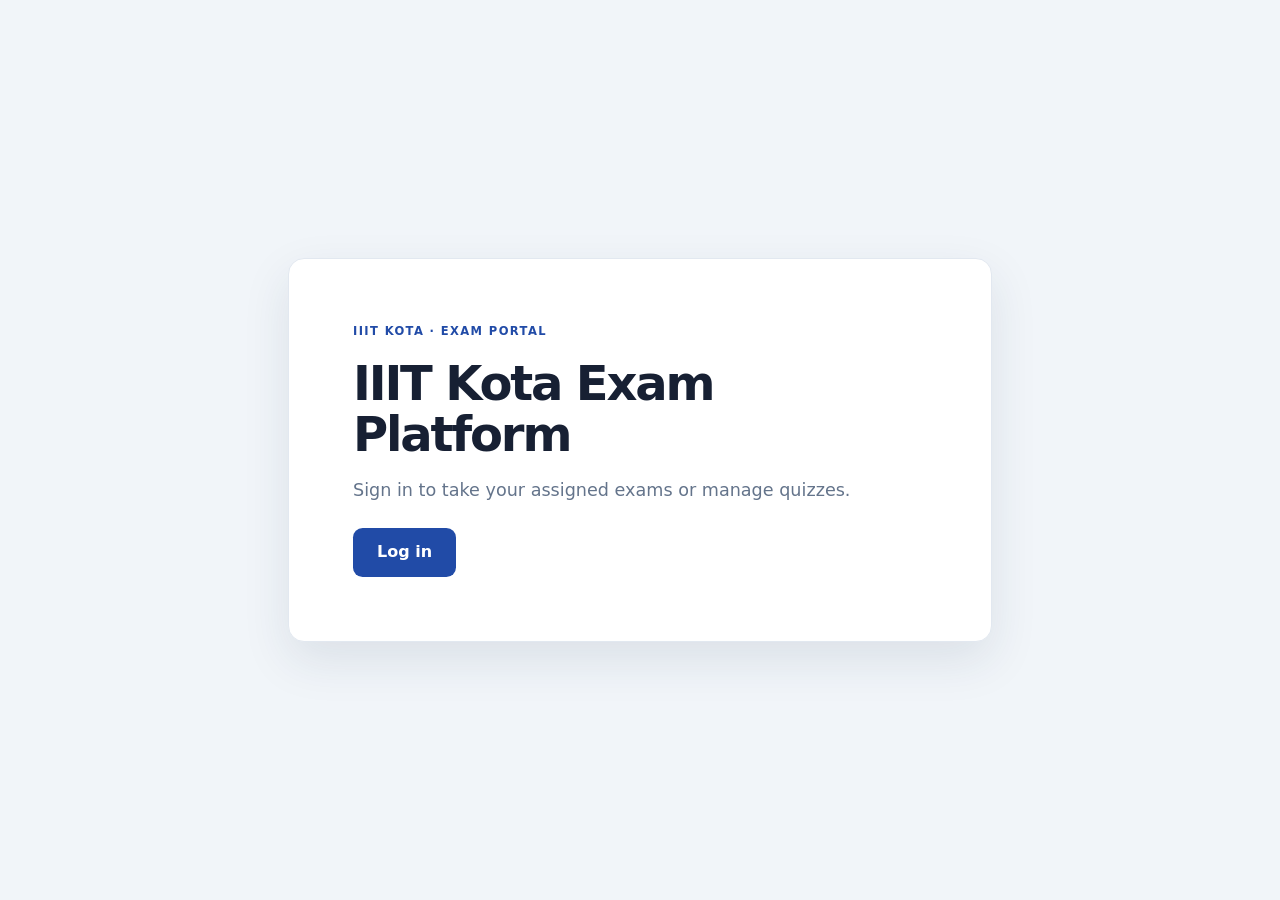
<file: frontend/index.html>
<!doctype html>
<html lang="en">
<head>
  <meta charset="UTF-8">
  <meta name="viewport" content="width=device-width, initial-scale=1">
  <title>IIIT Kota Exam Platform</title>
  <link rel="stylesheet" href="./css/index.css">
</head>
<body class="entry-page home-page">
  <main class="welcome">
    <h1>IIIT Kota Exam Platform</h1>
    <p>Sign in to take your assigned exams or manage quizzes.</p>
    <a class="welcome-login" href="login.html">Log in</a>
  </main>
</body>
</html>
</file>
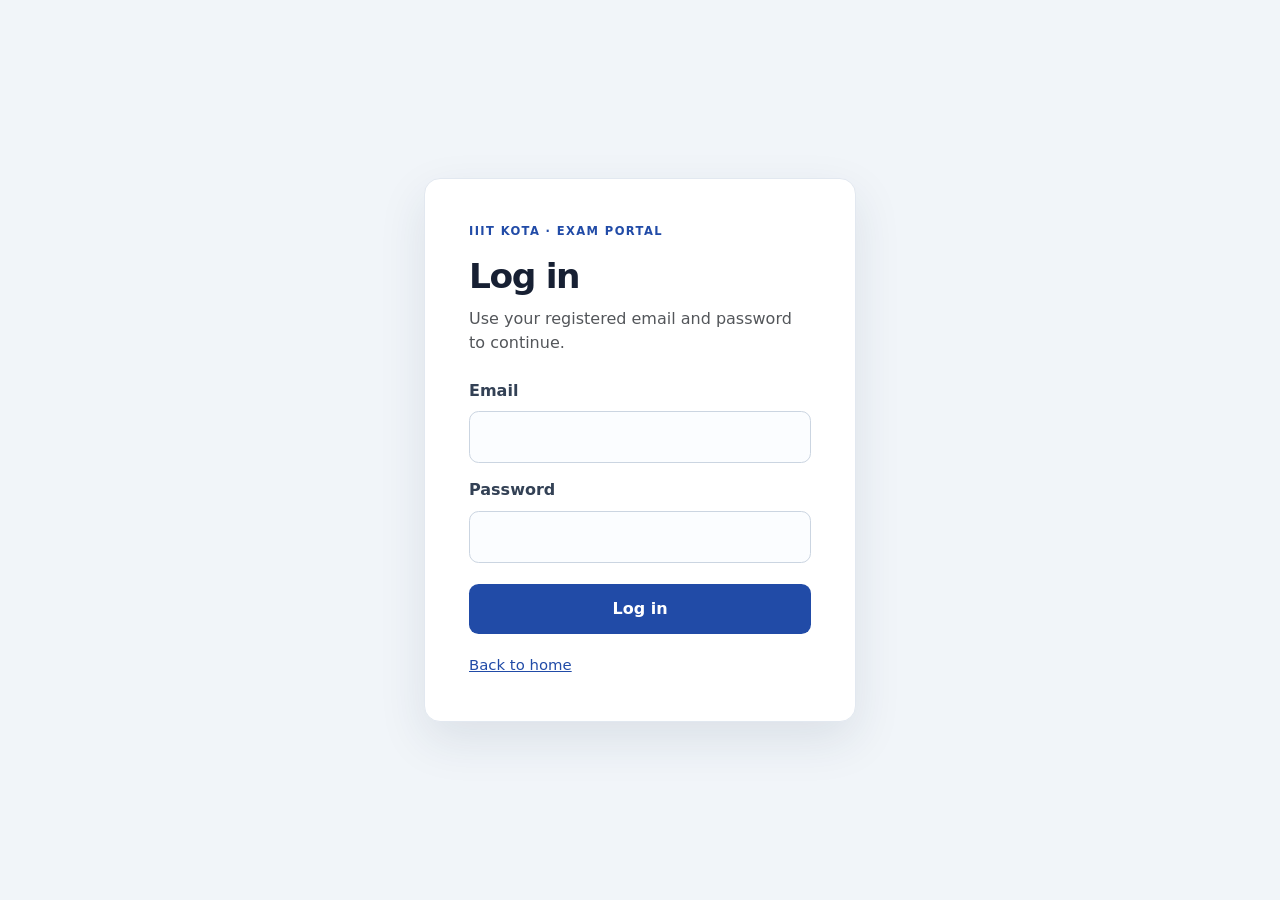
<file: frontend/login.html>
<!DOCTYPE html>
<html lang="en">
<head>
    <meta charset="UTF-8">
    <meta name="viewport" content="width=device-width, initial-scale=1.0">
    <title>Log in | IIIT Kota Exam Platform</title>
    <link rel="stylesheet" href="./css/index.css">
</head>
<body class="entry-page login-page">
    <main class="auth-card">
        <h1>Log in</h1>
        <p>Use your registered email and password to continue.</p>
        <p id="login-error" class="message error" role="alert" hidden></p>

        <form action="../backend/login.php" method="post">
            <label for="email">Email</label>
            <input id="email" name="email" type="email" autocomplete="username" required>

            <label for="password">Password</label>
            <input id="password" name="password" type="password"
                   autocomplete="current-password" required>

            <button type="submit">Log in</button>
        </form>
        <a class="back-link" href="index.html">Back to home</a>
    </main>
    <script>
        const error = new URLSearchParams(window.location.search).get('error');
        const errorMessage = document.getElementById('login-error');
        if (error == 'invalid') {
            errorMessage.textContent = 'The email or password is incorrect.';
            errorMessage.hidden = false;
        }
    </script>
</body>
</html>
</file>
<file: frontend/css/index.css>
:root {
    color-scheme: light;
    --ink: #202124;
    --muted: #53565a;
    --accent: #214ba7;
}

*, *::before, *::after {
    box-sizing: border-box;
}

body {
    margin: 0;
    min-height: 100vh;
    background: #f5f5f5;
    color: var(--ink);
    font: 1rem / 1.5 system-ui, sans-serif;
}

h1, h2, h3 {
    line-height: 1.15;
}

:focus-visible {
    outline: 2px solid #4575df;
    outline-offset: 3px;
}

.entry-page {
    display: grid;
    justify-items: center;
    align-content: start;
    padding: clamp(1rem, 6vw, 4rem) 1rem;
}

.login-page {
    min-height: 100vh;
    align-content: center;
    background: #f1f5f9;
}

.home-page {
    min-height: 100vh;
    align-content: center;
    background: #f1f5f9;
}

.welcome, .auth-card {
    width: 100%;
    max-width: 28rem;
    padding: clamp(1.5rem, 5vw, 3rem);
    border: 1px solid #d6dfeb;
    border-radius: 0.25rem;
    background: white;
}

.welcome {
    max-width: 40rem;
}

.home-page .welcome {
    max-width: 44rem;
    padding: clamp(2rem, 7vw, 4rem);
    border-color: #e2e8f0;
    border-radius: 1rem;
    box-shadow: 0 18px 48px rgba(30, 50, 80, 0.1);
}

.home-page .welcome::before {
    content: "IIIT KOTA  ·  EXAM PORTAL";
    display: block;
    margin-bottom: 1.1rem;
    color: #214ba7;
    font-size: 0.72rem;
    font-weight: 750;
    letter-spacing: 0.12em;
}

.entry-page h1 {
    margin: 0;
    font-size: clamp(1.5rem, 4vw, 2rem);
}

.home-page h1 {
    color: #172033;
    font-size: clamp(2rem, 6vw, 3rem);
    letter-spacing: -0.045em;
    line-height: 1.08;
}

.entry-page p {
    color: var(--muted);
}

.home-page .welcome p {
    max-width: 34rem;
    margin: 1rem 0 1.5rem;
    color: #64748b;
    font-size: clamp(1rem, 2.5vw, 1.1rem);
}

.home-page .welcome-login {
    margin-top: 0;
    padding: 0.8rem 1.5rem;
    border-radius: 0.6rem;
    font-weight: 700;
}

.eyebrow {
    font-size: 0.75rem;
    font-weight: 700;
}

.auth-card form {
    display: grid;
    gap: 0.55rem;
    margin-top: 1.5rem;
}

.auth-card label {
    font-weight: 600;
    color: #334155;
}

.auth-card input {
    width: 100%;
    margin-bottom: 0.4rem;
    padding: 0.8rem 0.9rem;
    border: 1px solid #cbd5e1;
    border-radius: 0.6rem;
    background: #fbfdff;
    color: #172033;
    font: inherit;
    transition: border-color 180ms ease, box-shadow 180ms ease, background 180ms ease;
}

.auth-card input:hover {
    border-color: #94a3b8;
}

.auth-card input:focus {
    outline: none;
    border-color: #214ba7;
    background: #fff;
    box-shadow: 0 0 0 3px rgba(33, 75, 167, 0.14);
}

.welcome-login, .auth-card button {
    display: inline-block;
    margin-top: 0.5rem;
    padding: 0.7rem 1.25rem;
    border: 0;
    border-radius: 0.45rem;
    background: var(--accent);
    color: white;
    font: inherit;
    font-weight: 650;
    text-decoration: none;
    cursor: pointer;
}

.welcome-login:hover, .auth-card button:hover {
    background: #193b87;
}

.login-page .auth-card {
    max-width: 27rem;
    padding: clamp(1.75rem, 6vw, 2.75rem);
    border-color: #e2e8f0;
    border-radius: 1rem;
    box-shadow: 0 18px 48px rgba(30, 50, 80, 0.1);
}

.login-page .auth-card::before {
    content: "IIIT KOTA  ·  EXAM PORTAL";
    display: block;
    margin-bottom: 1rem;
    color: #214ba7;
    font-size: 0.72rem;
    font-weight: 750;
    letter-spacing: 0.12em;
}

.login-page .auth-card h1 {
    color: #172033;
    font-size: clamp(1.8rem, 5vw, 2.15rem);
    letter-spacing: -0.04em;
}

.login-page .auth-card > p:not(.message) {
    margin: 0.65rem 0 0;
}

.login-page .auth-card form button {
    width: 100%;
    margin-top: 0.4rem;
    padding: 0.8rem 1.25rem;
    border-radius: 0.6rem;
    font-weight: 700;
}

.back-link {
    display: inline-block;
    margin-top: 1.25rem;
    color: var(--accent);
    font-size: 0.93rem;
}

.entry-page .message.error {
    padding: 0.65rem 0.8rem;
    border-radius: 0.45rem;
    background: #fff0f1;
    color: #a01c26;
}
</file>
